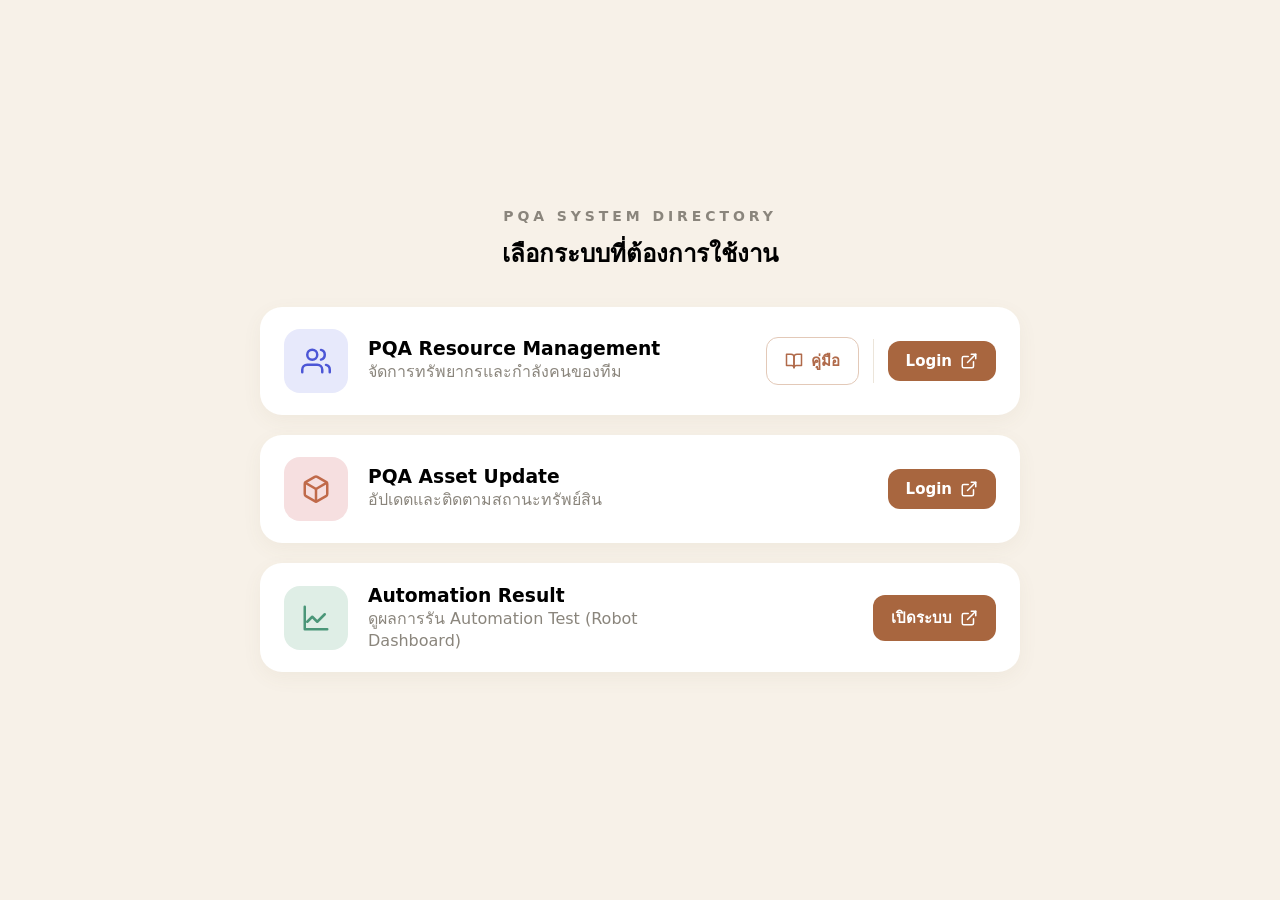
<file: index.html>
<!DOCTYPE html>
<html lang="th">
<head>
<meta charset="UTF-8">
<meta name="viewport" content="width=device-width, initial-scale=1.0">
<title>PQA System Directory</title>
<style>
  :root{
    --bg:#f7f1e8;
    --card:#ffffff;
    --title:#2b2b2b;
    --sub:#8a857c;
    --line:#ece5da;
    --manual-bd:#e3c9b8;
    --manual-tx:#b06a4a;
    --ic1-bg:#e7e9fb; --ic1-tx:#4c56d6;
    --ic2-bg:#f6dfe0; --ic2-tx:#c06a4a;
    --ic3-bg:#dfeee6; --ic3-tx:#4a9678;
    --open-bg:#a8663f; --open-tx:#ffffff;
  }
  *{box-sizing:border-box;margin:0;padding:0}
  body{
    font-family:"Sarabun","Segoe UI",system-ui,sans-serif;
    background:var(--bg);
    min-height:100vh;
    display:flex;align-items:center;justify-content:center;
    padding:40px 20px;
  }
  .wrap{width:100%;max-width:760px}
  .head{text-align:center;margin-bottom:34px}
  .eyebrow{
    letter-spacing:.28em;font-size:14px;font-weight:600;
    color:var(--sub);text-transform:uppercase;margin-bottom:10px;
  }
  h1{font-size:38px;color:var(--title);font-weight:800;margin-bottom:12px}
  .head p{color:var(--sub);font-size:17px}

  .card{
    background:var(--card);
    border-radius:22px;
    padding:22px 24px;
    display:flex;align-items:center;gap:20px;
    box-shadow:0 6px 20px rgba(120,100,70,.06);
    margin-bottom:20px;
    transition:transform .15s ease, box-shadow .15s ease;
  }
  .card:hover{transform:translateY(-2px);box-shadow:0 10px 26px rgba(120,100,70,.1)}

  .icon{
    width:64px;height:64px;border-radius:16px;flex-shrink:0;
    display:flex;align-items:center;justify-content:center;
  }
  .icon svg{width:30px;height:30px}
  .c1 .icon{background:var(--ic1-bg);color:var(--ic1-tx)}
  .c2 .icon{background:var(--ic2-bg);color:var(--ic2-tx)}
  .c3 .icon{background:var(--ic3-bg);color:var(--ic3-tx)}

  .info{flex:1;min-width:0}
  .info h2{font-size:22px;color:var(--title);font-weight:700;margin-bottom:4px}
  .info span{color:var(--sub);font-size:16px}

  .actions{display:flex;align-items:center;gap:14px;flex-shrink:0}
  .divider{width:1px;height:44px;background:var(--line)}

  .btn{
    display:inline-flex;align-items:center;gap:8px;
    border-radius:12px;font-size:15px;font-weight:600;
    padding:11px 18px;cursor:pointer;border:none;
    text-decoration:none;transition:all .15s ease;white-space:nowrap;
  }
  .btn svg{width:18px;height:18px}
  .btn-manual{background:transparent;border:1.5px solid var(--manual-bd);color:var(--manual-tx)}
  .btn-manual:hover{background:#fbf1ea}
  .btn-open{background:var(--open-bg);color:var(--open-tx)}
  .btn-open:hover{background:#925635}
  /* ซ่อนปุ่มแต่เว้นที่ไว้ (เปิดใช้ทีหลังได้เลย) */
  .is-hidden{visibility:hidden}

  .foot{text-align:center;color:var(--sub);font-size:15px;margin-top:26px}

  @media(max-width:640px){
    h1{font-size:28px}
    .card{flex-wrap:wrap}
    .actions{width:100%;justify-content:flex-end}
    .divider{display:none}
  }
</style>
</head>
<body>
  <div class="wrap">
    <div class="head">
      <div class="eyebrow">PQA System Directory</div>
      <h2>เลือกระบบที่ต้องการใช้งาน</h2>
      <!--p>แตะที่รายการเพื่อเลือกวิธีเปิดใช้งานตามอุปกรณ์ของคุณ</p-->
    </div>

    <!-- Card 1 -->
    <div class="card c1">
      <div class="icon">
        <svg viewBox="0 0 24 24" fill="none" stroke="currentColor" stroke-width="2" stroke-linecap="round" stroke-linejoin="round"><path d="M17 21v-2a4 4 0 0 0-4-4H5a4 4 0 0 0-4 4v2"/><circle cx="9" cy="7" r="4"/><path d="M23 21v-2a4 4 0 0 0-3-3.87"/><path d="M16 3.13a4 4 0 0 1 0 7.75"/></svg>
      </div>
      <div class="info">
        <h3>PQA Resource Management</h3>
        <span>จัดการทรัพยากรและกำลังคนของทีม</span>
      </div>
      <div class="actions">
        <a class="btn btn-manual" href="https://gibizkit.github.io/PQAResourceManagement/PQA-Resource-Management-Manual.html" target="_blank" rel="noopener">
          <svg viewBox="0 0 24 24" fill="none" stroke="currentColor" stroke-width="2" stroke-linecap="round" stroke-linejoin="round"><path d="M2 3h6a4 4 0 0 1 4 4v14a3 3 0 0 0-3-3H2z"/><path d="M22 3h-6a4 4 0 0 0-4 4v14a3 3 0 0 1 3-3h7z"/></svg>
          คู่มือ
        </a>
        <div class="divider"></div>
        <a class="btn btn-open" href="https://gibizkit.github.io/PQAResourceManagement/gantt.html">
          Login
          <svg viewBox="0 0 24 24" fill="none" stroke="currentColor" stroke-width="2" stroke-linecap="round" stroke-linejoin="round"><path d="M18 13v6a2 2 0 0 1-2 2H5a2 2 0 0 1-2-2V8a2 2 0 0 1 2-2h6"/><polyline points="15 3 21 3 21 9"/><line x1="10" y1="14" x2="21" y2="3"/></svg>
        </a>
      </div>
    </div>

    <!-- Card 2 -->
    <div class="card c2">
      <div class="icon">
        <svg viewBox="0 0 24 24" fill="none" stroke="currentColor" stroke-width="2" stroke-linecap="round" stroke-linejoin="round"><path d="M21 16V8a2 2 0 0 0-1-1.73l-7-4a2 2 0 0 0-2 0l-7 4A2 2 0 0 0 3 8v8a2 2 0 0 0 1 1.73l7 4a2 2 0 0 0 2 0l7-4A2 2 0 0 0 21 16z"/><polyline points="3.27 6.96 12 12.01 20.73 6.96"/><line x1="12" y1="22.08" x2="12" y2="12"/></svg>
      </div>
      <div class="info">
        <h3>PQA Asset Update</h3>
        <span>อัปเดตและติดตามสถานะทรัพย์สิน</span>
      </div>
      <div class="actions">
        <!-- ยังไม่มีคู่มือ: ซ่อนไว้แต่เว้นที่ (ลบ is-hidden เมื่อพร้อมใช้ + ใส่ href) -->
        <a class="btn btn-manual is-hidden" href="#" target="_blank" rel="noopener">
          <svg viewBox="0 0 24 24" fill="none" stroke="currentColor" stroke-width="2" stroke-linecap="round" stroke-linejoin="round"><path d="M2 3h6a4 4 0 0 1 4 4v14a3 3 0 0 0-3-3H2z"/><path d="M22 3h-6a4 4 0 0 0-4 4v14a3 3 0 0 1 3-3h7z"/></svg>
          คู่มือ
        </a>
        <div class="divider is-hidden"></div>
        <a class="btn btn-open" href="https://script.google.com/macros/s/AKfycbzPIplV1J5xUWsf3I1s7bOAqk1fPwhYgKYZrwPPYIXv0qYcLCoAP4LbulYUNTM8--w/exec">
          Login
          <svg viewBox="0 0 24 24" fill="none" stroke="currentColor" stroke-width="2" stroke-linecap="round" stroke-linejoin="round"><path d="M18 13v6a2 2 0 0 1-2 2H5a2 2 0 0 1-2-2V8a2 2 0 0 1 2-2h6"/><polyline points="15 3 21 3 21 9"/><line x1="10" y1="14" x2="21" y2="3"/></svg>
        </a>
      </div>
    </div>

    <!-- Card 3 -->
    <div class="card c3">
      <div class="icon">
        <svg viewBox="0 0 24 24" fill="none" stroke="currentColor" stroke-width="2" stroke-linecap="round" stroke-linejoin="round"><path d="M3 3v18h18"/><polyline points="19 9 13 15 9 11 5 15"/></svg>
      </div>
      <div class="info">
        <h3>Automation Result</h3>
        <span>ดูผลการรัน Automation Test (Robot Dashboard)</span>
      </div>
      <div class="actions">
        <!-- ยังไม่มีคู่มือ: ซ่อนไว้แต่เว้นที่ (ลบ is-hidden เมื่อพร้อมใช้ + ใส่ href) -->
        <a class="btn btn-manual is-hidden" href="#" target="_blank" rel="noopener">
          <svg viewBox="0 0 24 24" fill="none" stroke="currentColor" stroke-width="2" stroke-linecap="round" stroke-linejoin="round"><path d="M2 3h6a4 4 0 0 1 4 4v14a3 3 0 0 0-3-3H2z"/><path d="M22 3h-6a4 4 0 0 0-4 4v14a3 3 0 0 1 3-3h7z"/></svg>
          คู่มือ
        </a>
        <div class="divider is-hidden"></div>
        <a class="btn btn-open" href="http://34.87.95.167/userContent/robot-dashboard/dashboard.html">
          เปิดระบบ
          <svg viewBox="0 0 24 24" fill="none" stroke="currentColor" stroke-width="2" stroke-linecap="round" stroke-linejoin="round"><path d="M18 13v6a2 2 0 0 1-2 2H5a2 2 0 0 1-2-2V8a2 2 0 0 1 2-2h6"/><polyline points="15 3 21 3 21 9"/><line x1="10" y1="14" x2="21" y2="3"/></svg>
        </a>
      </div>
    </div>

    <!--div class="foot">หากเปิดผ่าน Chrome แล้วมีปัญหา ลองสลับไปใช้โหมดมือถือแทนได้ค่ะ</div-->
  </div>
</body>
</html>
</file>
